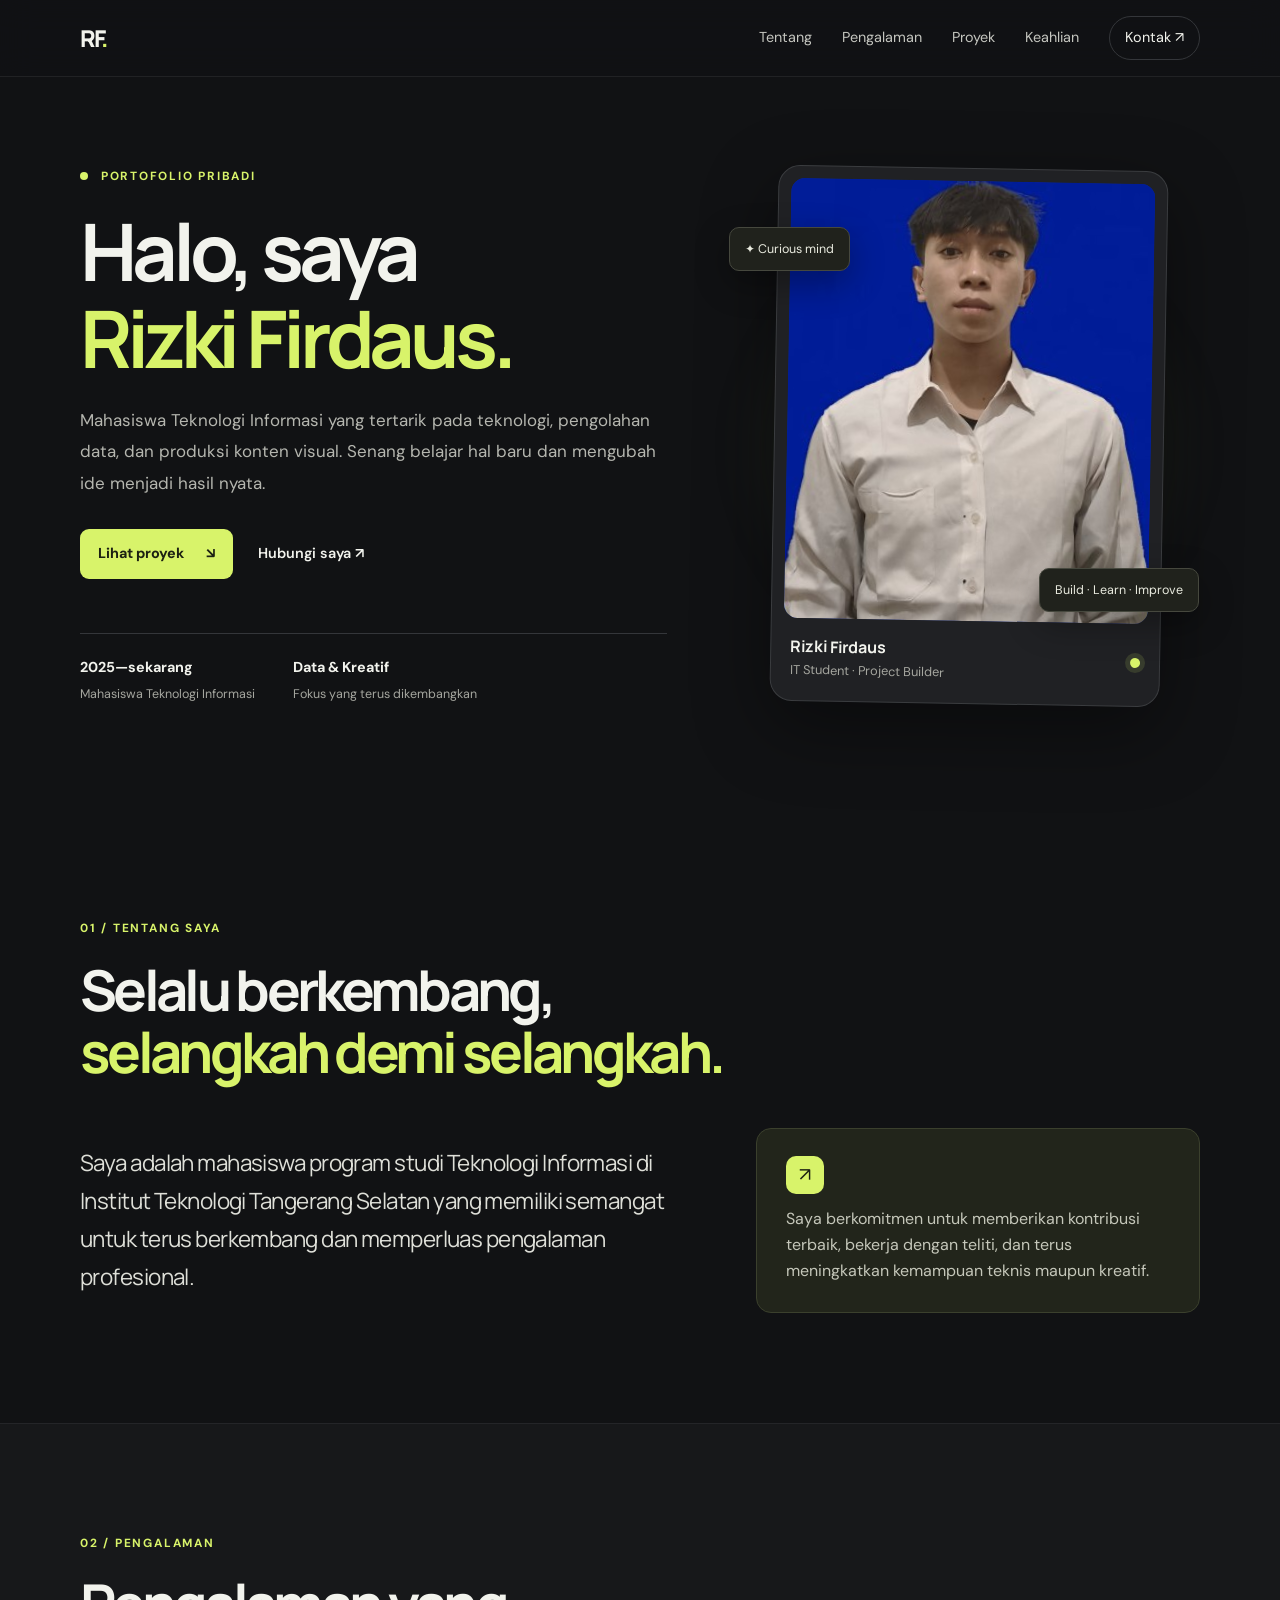
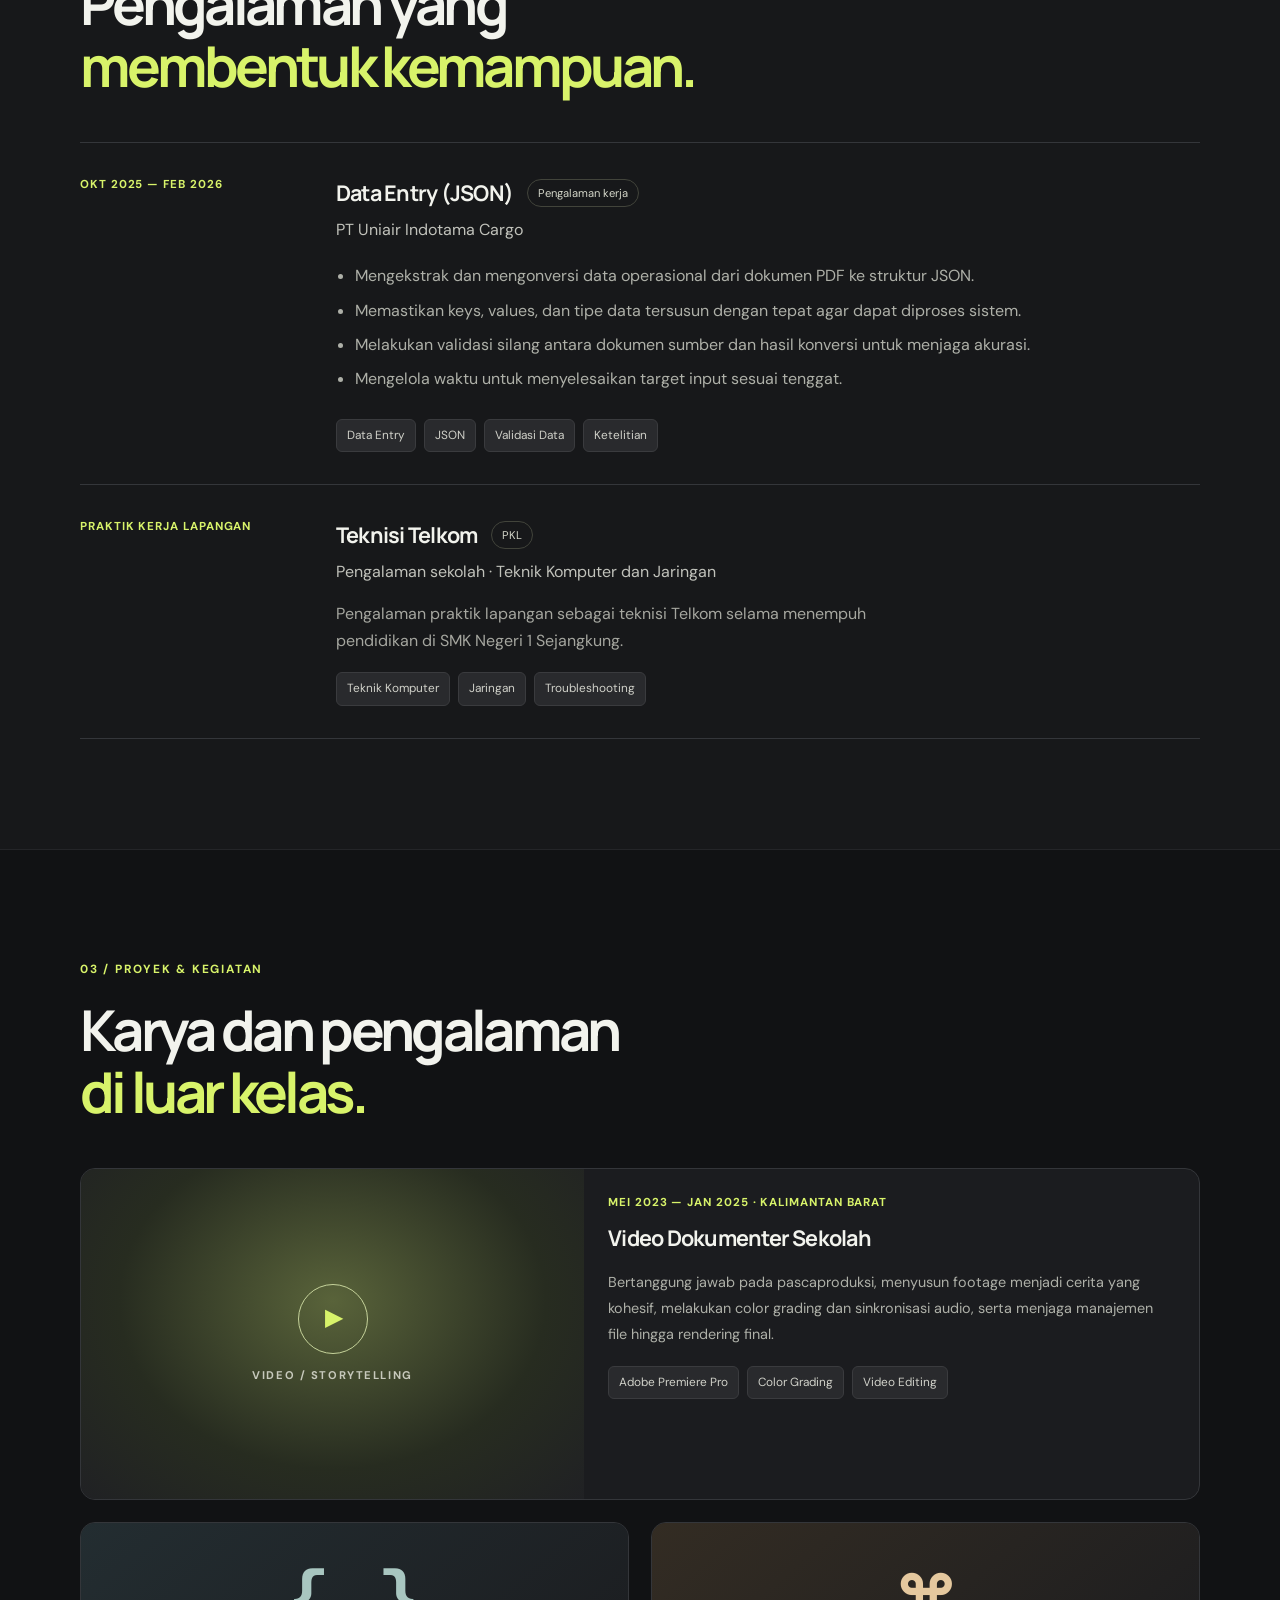
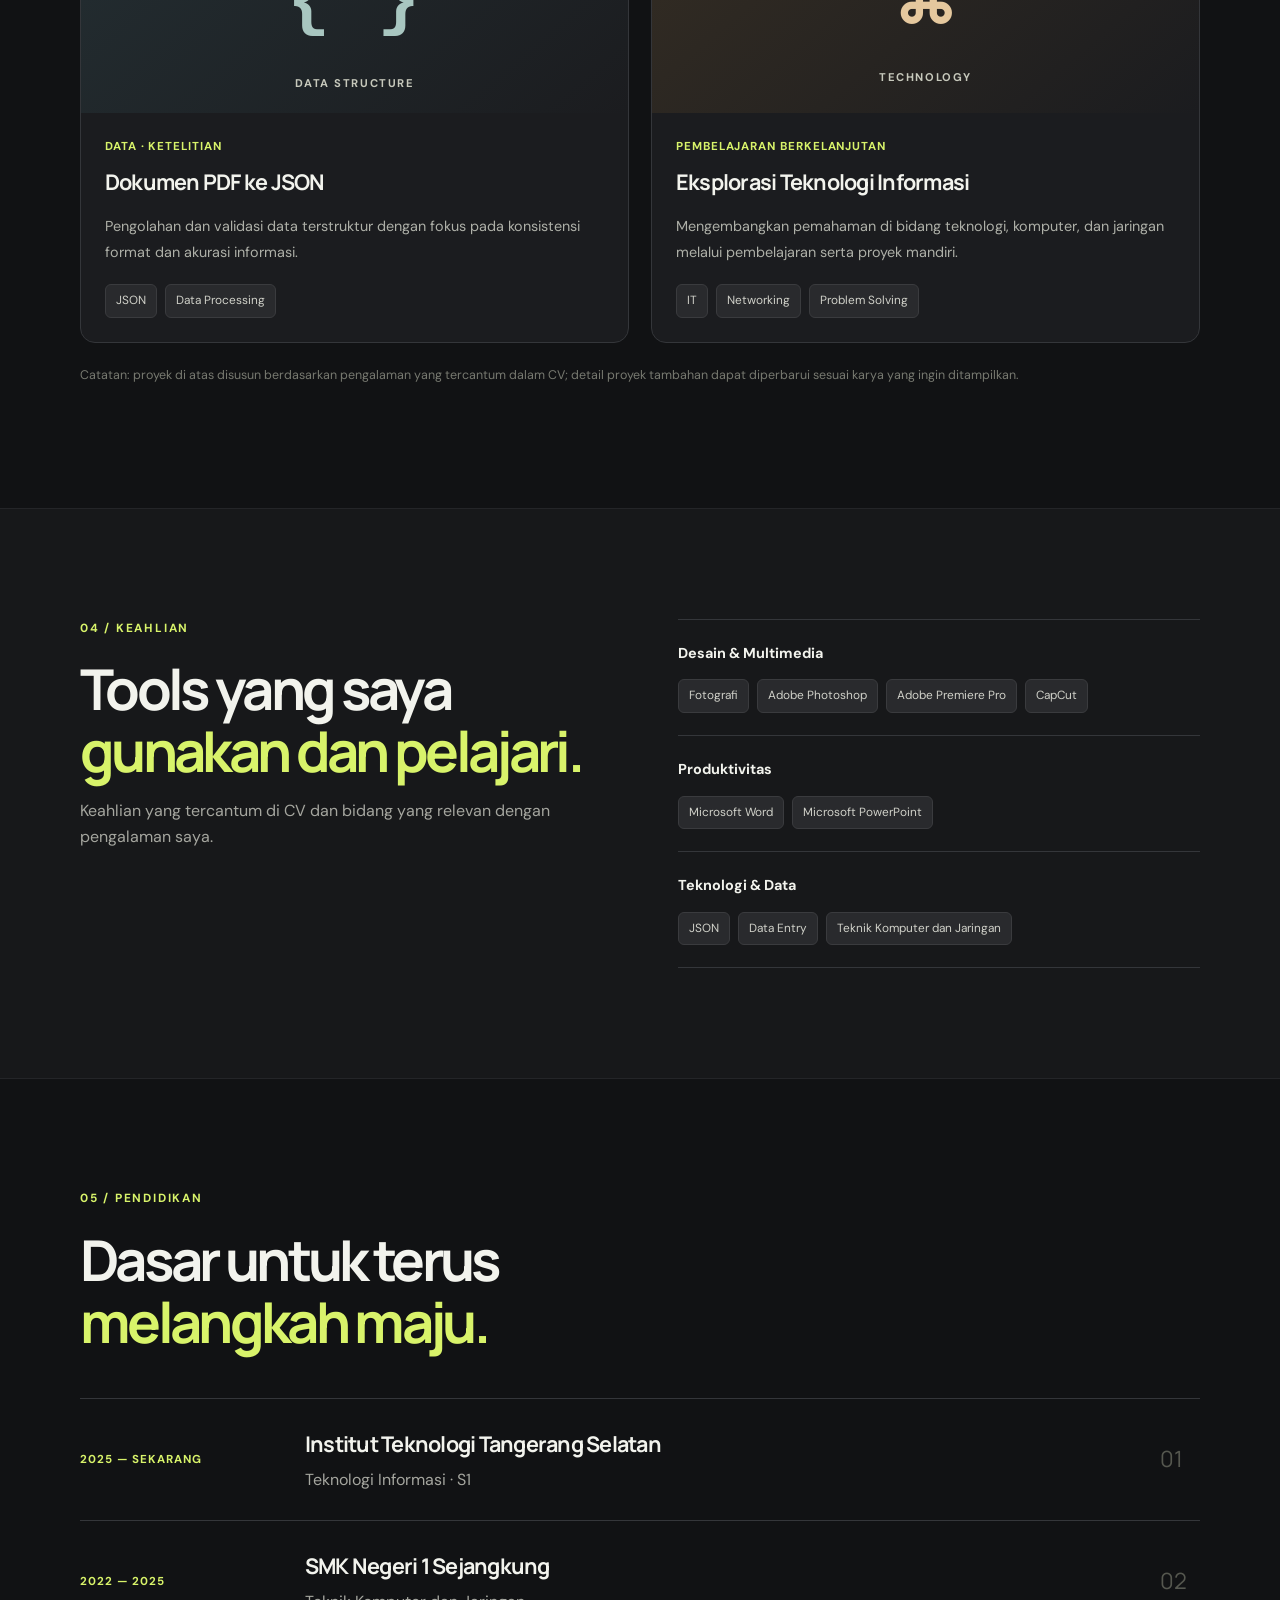
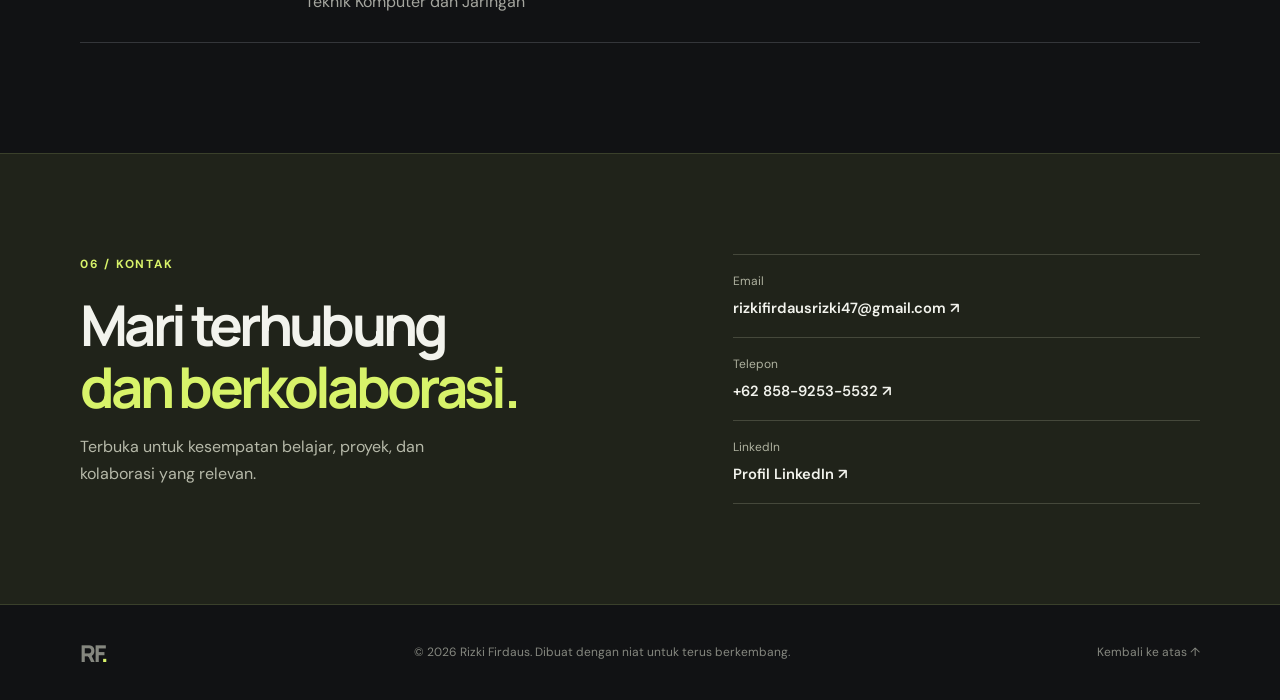
<file: Portofolio Website/index.html>
<!DOCTYPE html>
<html lang="id">
<head>
  <meta charset="UTF-8">
  <meta name="viewport" content="width=device-width, initial-scale=1.0">
  <meta name="description" content="Portofolio pribadi Rizki Firdaus — mahasiswa Teknologi Informasi, Data Entry, dan kreator multimedia.">
  <title>Rizki Firdaus — Portfolio</title>
  <link rel="stylesheet" href="styles.css">
</head>
<body>
  <header class="site-header">
    <nav class="nav container" aria-label="Navigasi utama">
      <a class="brand" href="#home">RF<span>.</span></a>
      <div class="nav-links">
        <a href="#about">Tentang</a><a href="#experience">Pengalaman</a><a href="#projects">Proyek</a><a href="#skills">Keahlian</a><a class="nav-contact" href="#contact">Kontak ↗</a>
      </div>
    </nav>
  </header>

  <main>
    <section class="hero container" id="home">
      <div class="hero-copy">
        <p class="eyebrow"><span class="status-dot"></span> PORTOFOLIO PRIBADI</p>
        <h1>Halo, saya<br><span>Rizki Firdaus.</span></h1>
        <p class="hero-description">Mahasiswa Teknologi Informasi yang tertarik pada teknologi, pengolahan data, dan produksi konten visual. Senang belajar hal baru dan mengubah ide menjadi hasil nyata.</p>
        <div class="hero-actions"><a class="button button-primary" href="#projects">Lihat proyek <span>↘</span></a><a class="text-link" href="#contact">Hubungi saya ↗</a></div>
        <div class="hero-meta"><div><strong>2025—sekarang</strong><small>Mahasiswa Teknologi Informasi</small></div><div><strong>Data & Kreatif</strong><small>Fokus yang terus dikembangkan</small></div></div>
      </div>
      <div class="profile-wrap">
        <div class="profile-glow"></div>
        <div class="profile-card"><img src="profile.jpg" alt="Foto Rizki Firdaus" class="profile-photo"><div class="profile-caption"><div><strong>Rizki Firdaus</strong><span>IT Student · Project Builder</span></div><span class="online-dot" title="Terus belajar"></span></div></div>
        <div class="floating-tag tag-top">✦ Curious mind</div><div class="floating-tag tag-bottom">Build · Learn · Improve</div>
      </div>
    </section>

    <section class="section container" id="about">
      <div class="section-heading"><p class="eyebrow">01 / TENTANG SAYA</p><h2>Selalu berkembang,<br><span>selangkah demi selangkah.</span></h2></div>
      <div class="about-grid"><p class="large-copy">Saya adalah mahasiswa program studi Teknologi Informasi di Institut Teknologi Tangerang Selatan yang memiliki semangat untuk terus berkembang dan memperluas pengalaman profesional.</p><div class="about-note"><span class="note-icon">↗</span><p>Saya berkomitmen untuk memberikan kontribusi terbaik, bekerja dengan teliti, dan terus meningkatkan kemampuan teknis maupun kreatif.</p></div></div>
    </section>

    <section class="section section-muted" id="experience"><div class="container"><div class="section-heading"><p class="eyebrow">02 / PENGALAMAN</p><h2>Pengalaman yang<br><span>membentuk kemampuan.</span></h2></div>
      <article class="timeline-card"><div class="timeline-date">OKT 2025 — FEB 2026</div><div class="timeline-main"><div class="timeline-title"><h3>Data Entry (JSON)</h3><span class="pill">Pengalaman kerja</span></div><p class="company">PT Uniair Indotama Cargo</p><ul><li>Mengekstrak dan mengonversi data operasional dari dokumen PDF ke struktur JSON.</li><li>Memastikan keys, values, dan tipe data tersusun dengan tepat agar dapat diproses sistem.</li><li>Melakukan validasi silang antara dokumen sumber dan hasil konversi untuk menjaga akurasi.</li><li>Mengelola waktu untuk menyelesaikan target input sesuai tenggat.</li></ul><div class="tag-list"><span>Data Entry</span><span>JSON</span><span>Validasi Data</span><span>Ketelitian</span></div></div></article>
      <article class="timeline-card"><div class="timeline-date">PRAKTIK KERJA LAPANGAN</div><div class="timeline-main"><div class="timeline-title"><h3>Teknisi Telkom</h3><span class="pill">PKL</span></div><p class="company">Pengalaman sekolah · Teknik Komputer dan Jaringan</p><p class="body-copy">Pengalaman praktik lapangan sebagai teknisi Telkom selama menempuh pendidikan di SMK Negeri 1 Sejangkung.</p><div class="tag-list"><span>Teknik Komputer</span><span>Jaringan</span><span>Troubleshooting</span></div></div></article>
    </div></section>

    <section class="section container" id="projects"><div class="section-heading"><p class="eyebrow">03 / PROYEK & KEGIATAN</p><h2>Karya dan pengalaman<br><span>di luar kelas.</span></h2></div>
      <div class="project-grid"><article class="project-card project-feature"><div class="project-visual visual-video"><div class="play-symbol">▶</div><span>VIDEO / STORYTELLING</span></div><div class="project-content"><div class="project-overline">MEI 2023 — JAN 2025 · KALIMANTAN BARAT</div><h3>Video Dokumenter Sekolah</h3><p>Bertanggung jawab pada pascaproduksi, menyusun footage menjadi cerita yang kohesif, melakukan color grading dan sinkronisasi audio, serta menjaga manajemen file hingga rendering final.</p><div class="tag-list"><span>Adobe Premiere Pro</span><span>Color Grading</span><span>Video Editing</span></div></div></article>
      <article class="project-card"><div class="project-visual visual-data"><span class="data-bracket">{ }</span><span>DATA STRUCTURE</span></div><div class="project-content"><div class="project-overline">DATA · KETELITIAN</div><h3>Dokumen PDF ke JSON</h3><p>Pengolahan dan validasi data terstruktur dengan fokus pada konsistensi format dan akurasi informasi.</p><div class="tag-list"><span>JSON</span><span>Data Processing</span></div></div></article>
      <article class="project-card"><div class="project-visual visual-tech"><span class="tech-symbol">⌘</span><span>TECHNOLOGY</span></div><div class="project-content"><div class="project-overline">PEMBELAJARAN BERKELANJUTAN</div><h3>Eksplorasi Teknologi Informasi</h3><p>Mengembangkan pemahaman di bidang teknologi, komputer, dan jaringan melalui pembelajaran serta proyek mandiri.</p><div class="tag-list"><span>IT</span><span>Networking</span><span>Problem Solving</span></div></div></article></div>
      <p class="disclaimer">Catatan: proyek di atas disusun berdasarkan pengalaman yang tercantum dalam CV; detail proyek tambahan dapat diperbarui sesuai karya yang ingin ditampilkan.</p>
    </section>

    <section class="section section-muted" id="skills"><div class="container skills-layout"><div class="section-heading"><p class="eyebrow">04 / KEAHLIAN</p><h2>Tools yang saya<br><span>gunakan dan pelajari.</span></h2><p class="body-copy">Keahlian yang tercantum di CV dan bidang yang relevan dengan pengalaman saya.</p></div><div class="skills-panel"><div class="skill-group"><h3>Desain & Multimedia</h3><div class="skill-items"><span>Fotografi</span><span>Adobe Photoshop</span><span>Adobe Premiere Pro</span><span>CapCut</span></div></div><div class="skill-group"><h3>Produktivitas</h3><div class="skill-items"><span>Microsoft Word</span><span>Microsoft PowerPoint</span></div></div><div class="skill-group"><h3>Teknologi & Data</h3><div class="skill-items"><span>JSON</span><span>Data Entry</span><span>Teknik Komputer dan Jaringan</span></div></div></div></div></section>

    <section class="section container education" id="education"><div class="section-heading"><p class="eyebrow">05 / PENDIDIKAN</p><h2>Dasar untuk terus<br><span>melangkah maju.</span></h2></div><div class="education-list"><article><div class="education-year">2025 — SEKARANG</div><div><h3>Institut Teknologi Tangerang Selatan</h3><p>Teknologi Informasi · S1</p></div><span class="education-mark">01</span></article><article><div class="education-year">2022 — 2025</div><div><h3>SMK Negeri 1 Sejangkung</h3><p>Teknik Komputer dan Jaringan</p></div><span class="education-mark">02</span></article></div></section>

    <section class="contact-section" id="contact"><div class="container contact-inner"><div><p class="eyebrow">06 / KONTAK</p><h2>Mari terhubung<br><span>dan berkolaborasi.</span></h2><p class="contact-copy">Terbuka untuk kesempatan belajar, proyek, dan kolaborasi yang relevan.</p></div><div class="contact-links"><a href="mailto:rizkifirdausrizki47@gmail.com"><span>Email</span><strong>rizkifirdausrizki47@gmail.com ↗</strong></a><a href="tel:+6285892535532"><span>Telepon</span><strong>+62 858-9253-5532 ↗</strong></a><a href="https://www.linkedin.com/in/rizki-firdaus-2a637628a" target="_blank" rel="noopener noreferrer"><span>LinkedIn</span><strong>Profil LinkedIn ↗</strong></a></div></div></section>
  </main>
  <footer class="footer container"><a class="brand" href="#home">RF<span>.</span></a><p>© 2026 Rizki Firdaus. Dibuat dengan niat untuk terus berkembang.</p><a href="#home">Kembali ke atas ↑</a></footer>
</body>
</html>
</file>
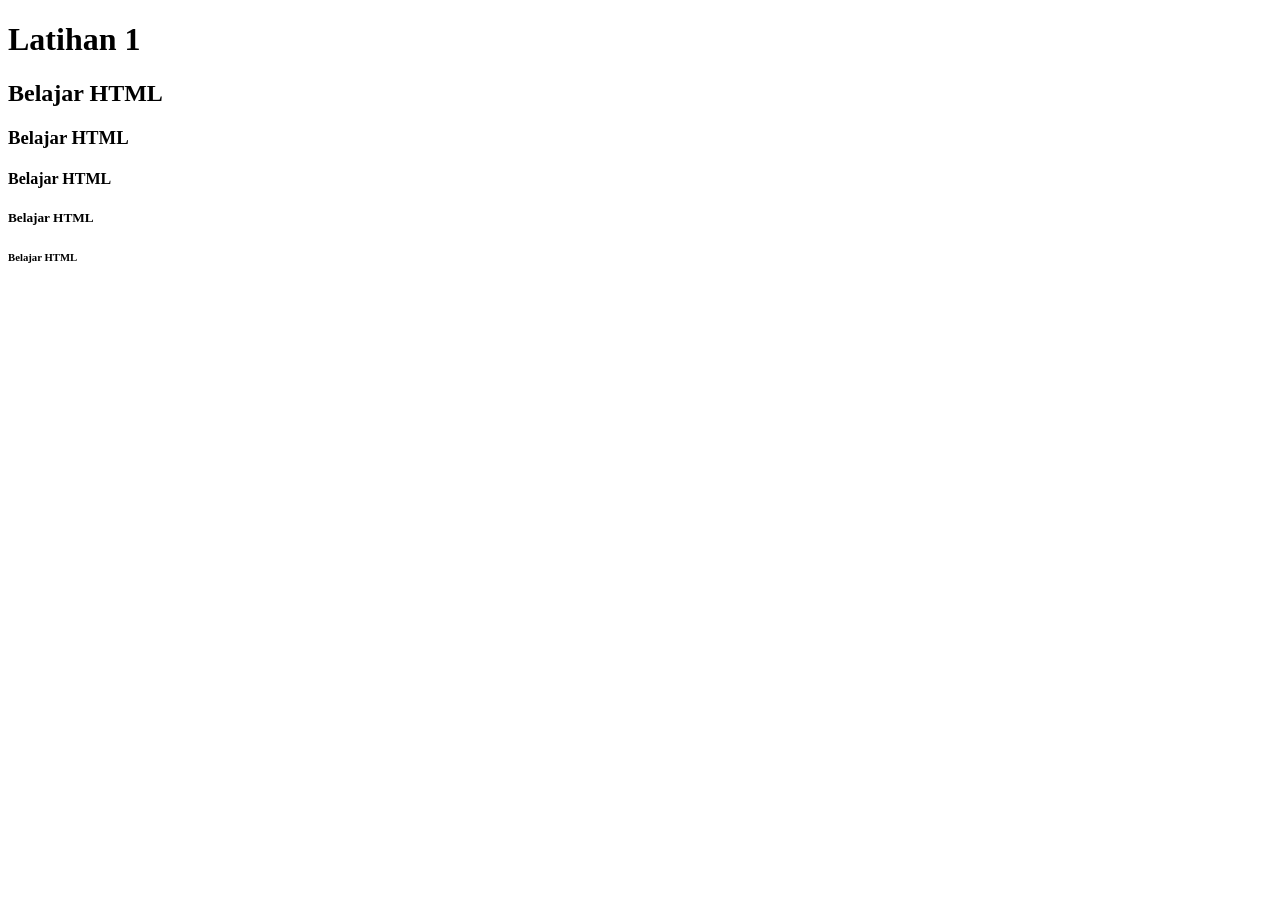
<file: Latihan1.html>
<!DOCTYPE html>
<html lang="ind">
    <head>
        <title>Latihan 1</title>
    </head>
    <body>
        <h1>Latihan 1</h1>
        <h2>Belajar HTML</h2>
        <h3>Belajar HTML</h3>
        <h4>Belajar HTML</h4>
        <h5>Belajar HTML</h5>
        <h6>Belajar HTML</h6>
    </body>
</html>
</file>
<file: Portofolio Website/styles.css>
@import url('https://fonts.googleapis.com/css2?family=DM+Sans:wght@400;500;600;700&family=Manrope:wght@400;500;600;700;800&display=swap');
:root{color-scheme:dark;--bg:#111214;--panel:#1b1c1f;--panel-2:#202124;--text:#f2f3ed;--muted:#a5a69f;--line:#34363a;--accent:#d8f36a;--accent-ink:#1c2112;--max:1120px}*{box-sizing:border-box}html{scroll-behavior:smooth;scroll-padding-top:88px}body{margin:0;background:var(--bg);color:var(--text);font-family:'DM Sans',sans-serif;line-height:1.65}a{color:inherit;text-decoration:none}.container{width:min(var(--max),calc(100% - 48px));margin-inline:auto}.site-header{position:sticky;top:0;z-index:10;background:rgba(17,18,20,.9);backdrop-filter:blur(16px);border-bottom:1px solid rgba(255,255,255,.07)}.nav{height:76px;display:flex;align-items:center;justify-content:space-between}.brand{font-family:Manrope,sans-serif;font-weight:800;font-size:1.45rem;letter-spacing:-.08em}.brand span{color:var(--accent)}.nav-links{display:flex;gap:30px;align-items:center;color:#c5c6c0;font-size:.9rem}.nav-links a:hover,.text-link:hover{color:var(--accent)}.nav-contact{padding:9px 15px;border:1px solid var(--line);border-radius:999px;color:var(--text)!important}.hero{min-height:670px;display:grid;grid-template-columns:1.12fr .88fr;align-items:center;gap:72px;padding-block:90px 105px}.eyebrow{margin:0 0 20px;color:var(--accent);font-size:.74rem;font-weight:700;letter-spacing:.15em}.status-dot,.online-dot{display:inline-block;width:8px;height:8px;border-radius:50%;background:var(--accent);margin-right:8px}.hero h1,.section-heading h2,.contact-inner h2{font-family:Manrope,sans-serif;letter-spacing:-.065em;line-height:1.1;font-weight:700}.hero h1{font-size:clamp(3.2rem,6.2vw,5.4rem);margin:0 0 24px}.hero h1 span,.section-heading h2 span,.contact-inner h2 span{color:var(--accent)}.hero-description{max-width:590px;color:#b5b6af;font-size:1.06rem;line-height:1.85}.hero-actions{display:flex;align-items:center;gap:25px;margin-top:30px}.button{display:inline-flex;align-items:center;gap:22px;padding:13px 18px;border-radius:9px;font-weight:700;font-size:.9rem}.button-primary{background:var(--accent);color:var(--accent-ink)}.button-primary:hover{filter:brightness(1.06);transform:translateY(-1px)}.text-link{font-size:.9rem;font-weight:600}.hero-meta{display:flex;gap:38px;margin-top:54px;padding-top:22px;border-top:1px solid var(--line)}.hero-meta div{display:flex;flex-direction:column;gap:4px}.hero-meta strong{font-size:.9rem}.hero-meta small{color:var(--muted);font-size:.78rem}.profile-wrap{position:relative;max-width:390px;width:100%;justify-self:center}.profile-glow{position:absolute;inset:12% -8% 8%;background:radial-gradient(ellipse,#48572a 0%,rgba(72,87,42,.2) 45%,transparent 72%);filter:blur(20px)}.profile-card{position:relative;padding:12px;background:#202124;border:1px solid #3a3c3f;border-radius:22px;box-shadow:0 25px 75px #0006;transform:rotate(1deg)}.profile-photo{display:block;width:100%;height:440px;object-fit:cover;object-position:center 24%;border-radius:14px;background:#0a258c}.profile-caption{display:flex;justify-content:space-between;align-items:center;padding:15px 7px 7px}.profile-caption div{display:flex;flex-direction:column}.profile-caption strong{font-family:Manrope,sans-serif;font-size:1rem}.profile-caption span:not(.online-dot){font-size:.8rem;color:var(--muted)}.online-dot{margin:0;width:10px;height:10px;box-shadow:0 0 0 5px #d8f36a20}.floating-tag{position:absolute;z-index:2;padding:11px 15px;border:1px solid #46483e;border-radius:10px;background:#20221c;color:#e9ebdf;font-size:.78rem;box-shadow:0 12px 35px #0005}.tag-top{top:11%;left:-45px}.tag-bottom{right:-35px;bottom:17%}.section{padding-block:110px}.section-heading{margin-bottom:45px}.section-heading h2,.contact-inner h2{font-size:clamp(2.2rem,4.4vw,3.8rem);margin:0}.about-grid{display:grid;grid-template-columns:1.15fr .85fr;gap:75px;align-items:center}.large-copy{font-family:Manrope,sans-serif;font-size:1.4rem;line-height:1.7;letter-spacing:-.025em;color:#dedfd8;margin:0}.about-note{padding:27px 29px;background:#22251b;border:1px solid #3b402d;border-radius:15px}.about-note p{margin:12px 0 0;color:#c5c7ba}.note-icon{display:grid;place-items:center;width:38px;height:38px;background:var(--accent);color:#1c2112;border-radius:10px;font-size:1.2rem}.section-muted{background:#17181a;border-block:1px solid #242528}.timeline-card{display:grid;grid-template-columns:220px 1fr;gap:36px;padding:32px 0;border-top:1px solid var(--line)}.timeline-card:last-child{border-bottom:1px solid var(--line)}.timeline-date,.project-overline,.education-year{color:var(--accent);font-size:.72rem;font-weight:700;letter-spacing:.08em}.timeline-title{display:flex;align-items:center;flex-wrap:wrap;gap:14px}.timeline-title h3,.project-content h3,.education-list h3{font-family:Manrope,sans-serif;margin:0;font-size:1.35rem;letter-spacing:-.035em}.pill{border:1px solid #42443b;color:#d3d5c8;border-radius:999px;padding:4px 10px;font-size:.7rem}.company{color:#c1c2bb;margin:6px 0 16px}.timeline-main ul{padding-left:19px;color:#aeb0a8;margin:0 0 22px}.timeline-main li{padding:4px 0}.tag-list{display:flex;gap:8px;flex-wrap:wrap;margin-top:18px}.tag-list span,.skill-items span{font-size:.74rem;color:#d0d1c9;background:#292a2d;border:1px solid #3a3b3e;padding:6px 10px;border-radius:6px}.body-copy{color:var(--muted);max-width:600px}.project-grid{display:grid;grid-template-columns:1fr 1fr;gap:22px}.project-card{overflow:hidden;background:var(--panel);border:1px solid var(--line);border-radius:15px}.project-feature{grid-column:1/-1;display:grid;grid-template-columns:.9fr 1.1fr}.project-visual{min-height:190px;display:flex;flex-direction:column;align-items:center;justify-content:center;gap:12px;font-size:.7rem;letter-spacing:.14em;font-weight:700;color:#c7c9bc}.project-feature .project-visual{min-height:330px}.visual-video{background:radial-gradient(ellipse at 50% 40%,#59633a,#272c20 60%,#202124);position:relative}.play-symbol{display:grid;place-items:center;width:70px;height:70px;border:1px solid #c6d39b;border-radius:50%;color:var(--accent);font-size:1.4rem;padding-left:4px}.visual-data{background:linear-gradient(140deg,#232d31,#1b1c1f)}.data-bracket{font-family:monospace;font-size:4.5rem;color:#a8c6c0}.visual-tech{background:linear-gradient(140deg,#332c23,#1b1c1f)}.tech-symbol{font-size:4rem;color:#e5c89e}.project-content{padding:24px}.project-content p{font-size:.9rem;color:#aeb0a8;line-height:1.8}.project-content h3{margin-top:8px}.disclaimer{color:#777970;font-size:.78rem;margin-top:22px}.skills-layout{display:grid;grid-template-columns:1fr 1fr;gap:75px}.skills-panel{border-top:1px solid var(--line)}.skill-group{padding:22px 0;border-bottom:1px solid var(--line)}.skill-group h3{font-size:.9rem;margin:0 0 14px}.skill-items{display:flex;flex-wrap:wrap;gap:8px}.education-list{border-top:1px solid var(--line)}.education-list article{display:grid;grid-template-columns:200px 1fr 40px;align-items:center;gap:25px;padding:27px 0;border-bottom:1px solid var(--line)}.education-list p{color:var(--muted);margin:5px 0 0}.education-mark{font-family:Manrope,sans-serif;color:#55574f;font-size:1.4rem}.contact-section{padding:100px 0;background:#20231a;border-block:1px solid #3a402b}.contact-inner{display:grid;grid-template-columns:1fr .8fr;gap:70px;align-items:center}.contact-copy{color:#b6b9a9;max-width:400px}.contact-links{border-top:1px solid #45483b}.contact-links a{display:flex;flex-direction:column;gap:4px;padding:17px 0;border-bottom:1px solid #45483b}.contact-links a span{color:#aeb19f;font-size:.75rem}.contact-links a strong{font-size:.92rem;font-weight:600;overflow-wrap:anywhere}.contact-links a:hover strong{color:var(--accent)}.footer{min-height:95px;display:flex;align-items:center;justify-content:space-between;gap:20px;color:#85877f;font-size:.75rem}.footer p{margin:0}.footer>a:last-child:hover{color:var(--accent)}
@media(max-width:800px){.nav{height:68px}.nav-links{gap:15px;font-size:.8rem}.hero{grid-template-columns:1fr;gap:50px;padding-block:75px}.hero-copy{max-width:650px}.profile-wrap{max-width:350px}.profile-photo{height:390px}.tag-top{left:-20px}.tag-bottom{right:-18px}.about-grid,.skills-layout,.contact-inner{grid-template-columns:1fr;gap:35px}.timeline-card{grid-template-columns:1fr;gap:10px}.project-feature{grid-template-columns:1fr}.project-feature .project-visual{min-height:240px}.contact-inner{align-items:start}.section{padding-block:80px}}
@media(max-width:520px){.container{width:calc(100% - 36px)}.nav-links{gap:12px}.nav-links a:nth-child(2),.nav-links a:nth-child(4){display:none}.nav-contact{padding:7px 11px}.hero h1{font-size:3.15rem}.hero{padding-top:62px}.hero-meta{gap:22px}.hero-meta small{max-width:140px}.profile-wrap{max-width:300px}.profile-photo{height:355px}.floating-tag{font-size:.68rem;padding:9px 10px}.section{padding-block:70px}.section-heading{margin-bottom:30px}.large-copy{font-size:1.15rem}.project-grid{grid-template-columns:1fr}.project-feature{grid-column:auto}.education-list article{grid-template-columns:1fr 30px;gap:8px}.education-year{grid-column:1/-1}.education-list article>div:nth-child(2){grid-column:1}.education-mark{grid-column:2;grid-row:2}.footer{padding-block:20px;flex-wrap:wrap}.footer p{order:3;width:100%}}
</file>
